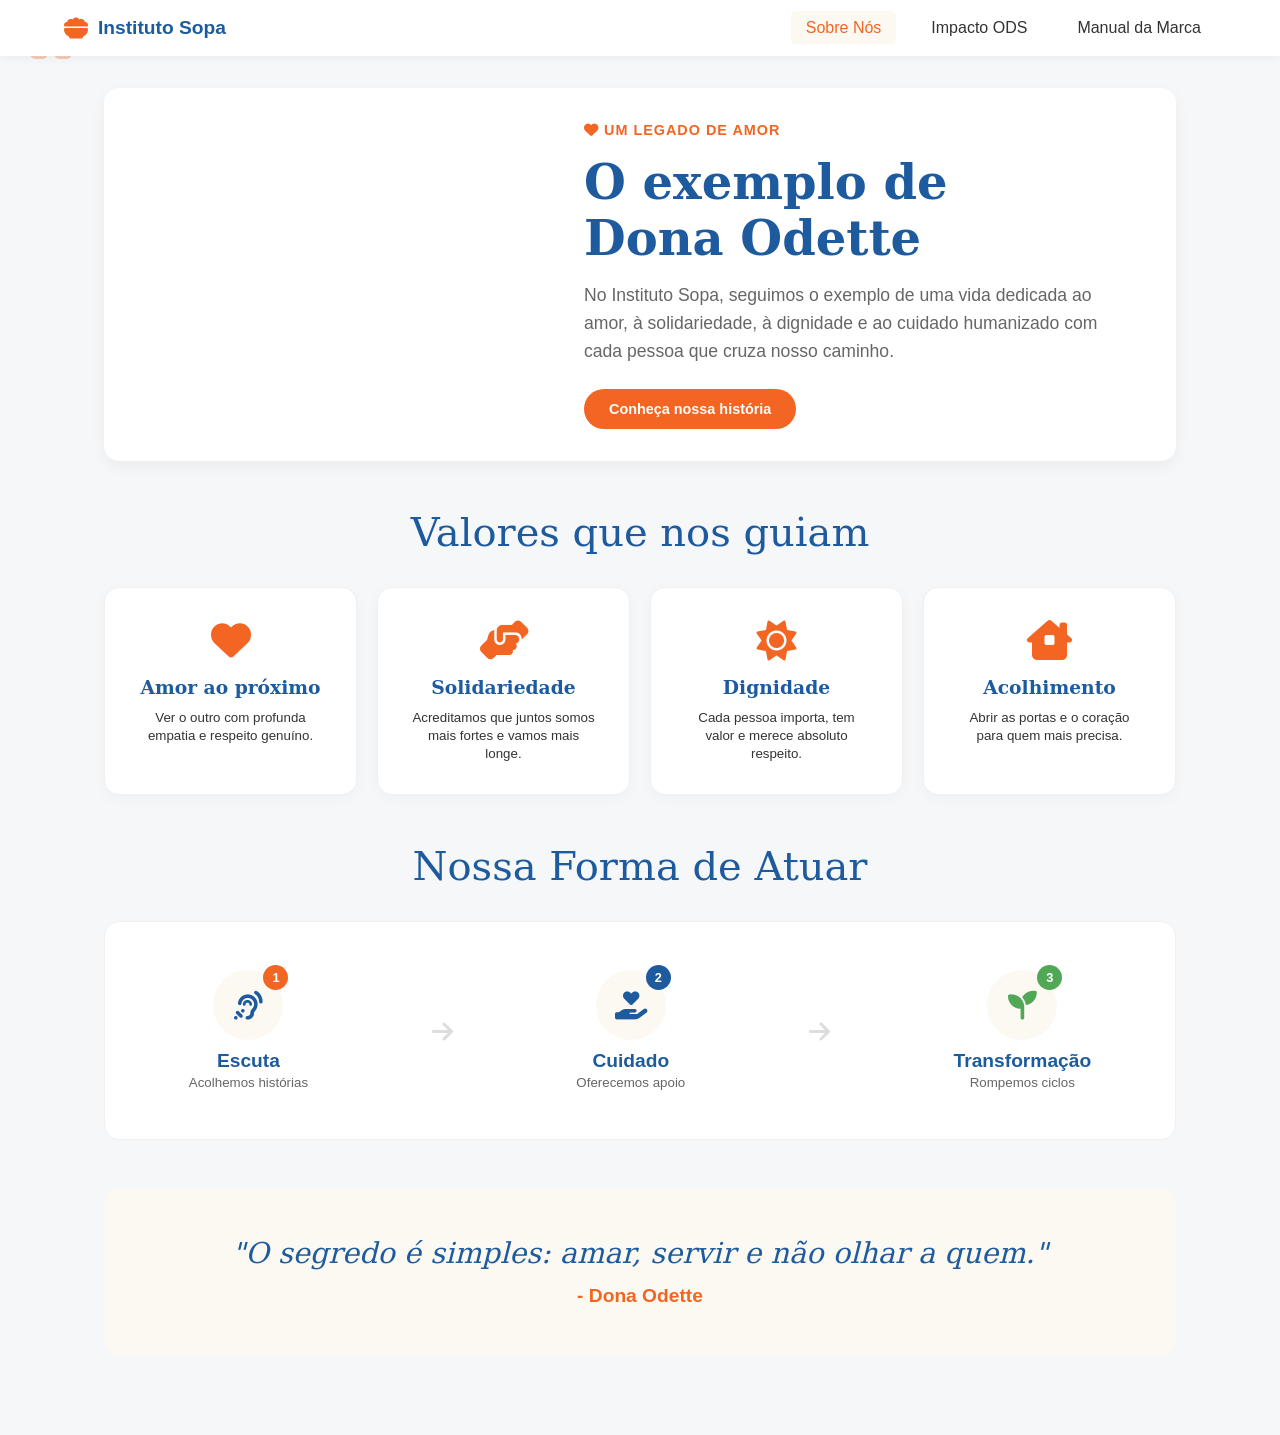
<file: gemini-code-1780787366528.html>
<!DOCTYPE html>
<html lang="pt-BR">
<head>
    <meta charset="UTF-8">
    <meta name="viewport" content="width=device-width, initial-scale=1.0">
    <title>Wireframe - Instituto Sopa Dona Odette</title>
    <link rel="stylesheet" href="https://cdnjs.cloudflare.com/ajax/libs/font-awesome/6.4.0/css/all.min.css">
    <style>
        :root {
            --laranja: #F26522;
            --azul-sopa: #1D5B9E;
            --azul-claro: #6AADE4;
            --creme: #FCF9F2;
            --verde: #50A756;
            --text-dark: #333;
            --text-light: #666;
            --bg-gray: #F5F7F9;
            --border-radius: 15px;
        }

        * {
            box-sizing: border-box;
            margin: 0;
            padding: 0;
            font-family: 'Georgia', 'serif';
        }
        
        body {
            background-color: var(--bg-gray);
            color: var(--text-dark);
        }

        p, button, small, strong, div.step div small, ul, li { 
            font-family: 'Arial', sans-serif; 
        }

        /* Navegação Global */
        header {
            background: white;
            padding: 1rem 5%;
            display: flex;
            justify-content: space-between;
            align-items: center;
            box-shadow: 0 2px 10px rgba(0,0,0,0.05);
            position: sticky;
            top: 0;
            z-index: 100;
        }

        .logo {
            font-weight: bold;
            font-size: 1.2rem;
            color: var(--azul-sopa);
            display: flex;
            align-items: center;
            gap: 10px;
            font-family: Arial, sans-serif;
        }

        .logo i {
            color: var(--laranja);
            font-size: 1.5rem;
        }

        nav ul {
            list-style: none;
            display: flex;
            gap: 20px;
        }

        nav a {
            text-decoration: none;
            color: var(--text-dark);
            font-weight: 500;
            cursor: pointer;
            padding: 8px 15px;
            border-radius: 5px;
            transition: 0.3s;
            font-family: Arial, sans-serif;
        }

        nav a:hover, nav a.active {
            color: var(--laranja);
            background: var(--creme);
        }

        /* Container das Páginas */
        .page {
            display: none;
            animation: fadeIn 0.4s ease;
            padding-bottom: 50px;
        }

        .page.active {
            display: block;
        }

        @keyframes fadeIn {
            from { opacity: 0; transform: translateY(10px); }
            to { opacity: 1; transform: translateY(0); }
        }

        /* Utilitários */
        .container {
            max-width: 1200px;
            margin: 0 auto;
            padding: 2rem 5%;
        }

        .section-title {
            text-align: center;
            margin-bottom: 2rem;
            color: var(--azul-sopa);
            font-size: 2.5rem;
            font-weight: normal;
        }

        .btn {
            padding: 12px 25px;
            border-radius: 25px;
            border: none;
            cursor: pointer;
            font-weight: bold;
            text-decoration: none;
            display: inline-block;
            font-size: 0.9rem;
            transition: transform 0.2s;
        }
        
        .btn:hover { transform: scale(1.05); }
        .btn-primary { background: var(--laranja); color: white; }
        .btn-secondary { background: var(--azul-sopa); color: white; }
        .btn-outline { background: transparent; border: 2px solid var(--laranja); color: var(--laranja); }
        .btn-white { background: white; color: var(--azul-sopa); }

        /* Ícones Padrão */
        .icon-large {
            font-size: 2.5rem;
            color: var(--laranja);
            margin-bottom: 1rem;
            display: block;
        }

        /* --- PÁGINA: SOBRE NÓS --- */
        .hero-sobre {
            display: flex;
            align-items: center;
            margin-bottom: 3rem;
            gap: 2rem;
            background: white;
            border-radius: var(--border-radius);
            overflow: hidden;
            box-shadow: 0 5px 15px rgba(0,0,0,0.05);
        }

        .hero-sobre-img {
            width: 400px;
            height: 350px;
            background-image: url('https://images.unsplash.com/photo-1593113565214-80afcb4a4771?ixlib=rb-4.0.3&auto=format&fit=crop&w=800&q=80');
            background-size: cover;
            background-position: center;
        }

        .hero-sobre-text {
            flex: 1;
            padding: 2rem 3rem;
        }

        .valores-grid {
            display: grid;
            grid-template-columns: repeat(auto-fit, minmax(220px, 1fr));
            gap: 20px;
            margin-bottom: 3rem;
        }

        .valor-card {
            background: white;
            padding: 2rem;
            border-radius: var(--border-radius);
            text-align: center;
            box-shadow: 0 4px 15px rgba(0,0,0,0.03);
            border: 1px solid #f0f0f0;
            transition: 0.3s;
        }
        
        .valor-card:hover { transform: translateY(-5px); box-shadow: 0 10px 20px rgba(0,0,0,0.08); }

        .processo {
            display: flex;
            justify-content: space-around;
            align-items: center;
            background: white;
            padding: 3rem 2rem;
            border-radius: var(--border-radius);
            margin-bottom: 3rem;
            flex-wrap: wrap;
            gap: 20px;
            border: 1px solid #f0f0f0;
        }

        .step {
            display: flex;
            flex-direction: column;
            align-items: center;
            text-align: center;
            gap: 10px;
        }

        .step-icon-wrapper {
            width: 70px;
            height: 70px;
            background: var(--creme);
            border-radius: 50%;
            display: flex;
            align-items: center;
            justify-content: center;
            font-size: 1.8rem;
            color: var(--azul-sopa);
            position: relative;
        }

        .step-num {
            position: absolute;
            top: -5px;
            right: -5px;
            width: 25px;
            height: 25px;
            background: var(--laranja);
            color: white;
            border-radius: 50%;
            display: flex;
            align-items: center;
            justify-content: center;
            font-weight: bold;
            font-size: 0.8rem;
            font-family: Arial, sans-serif;
        }

        .citacao {
            background: var(--creme);
            padding: 3rem;
            border-radius: var(--border-radius);
            text-align: center;
            font-style: italic;
            font-size: 1.8rem;
            color: var(--azul-sopa);
            margin-bottom: 3rem;
        }

        .cta-split {
            display: flex;
            border-radius: var(--border-radius);
            overflow: hidden;
            color: white;
        }

        .cta-half {
            flex: 1;
            padding: 3rem;
            display: flex;
            flex-direction: column;
            justify-content: center;
            align-items: flex-start;
            gap: 15px;
        }

        .cta-half.orange { background: var(--laranja); }
        .cta-half.blue { background: var(--azul-sopa); }

        /* --- PÁGINA: ODS --- */
        .hero-ods {
            background: white;
            display: flex;
            align-items: center;
            justify-content: space-between;
            border-radius: var(--border-radius);
            margin-bottom: 3rem;
            overflow: hidden;
            box-shadow: 0 5px 15px rgba(0,0,0,0.05);
        }

        .hero-ods-text { 
            flex: 1; 
            padding: 3rem;
        }
        
        .hero-ods-img {
            flex: 1;
            height: 100%;
            min-height: 400px;
            background-image: url('https://images.unsplash.com/photo-1488521787991-ed7bbaae773c?ixlib=rb-4.0.3&auto=format&fit=crop&w=800&q=80');
            background-size: cover;
            background-position: center;
        }

        .ods-grid {
            display: flex;
            justify-content: center;
            gap: 15px;
            flex-wrap: wrap;
            margin-bottom: 2rem;
        }

        .ods-card {
            width: 130px;
            height: 130px;
            background: white;
            border-radius: 10px;
            display: flex;
            flex-direction: column;
            align-items: center;
            justify-content: center;
            font-weight: bold;
            box-shadow: 0 2px 8px rgba(0,0,0,0.08);
            text-align: center;
            font-size: 0.85rem;
            padding: 15px;
            cursor: pointer;
            transition: 0.3s;
            border-top: 5px solid transparent;
        }

        .ods-card i {
            font-size: 1.5rem;
            margin-bottom: 8px;
        }

        .ods-card:hover, .ods-card.active {
            transform: translateY(-5px);
            box-shadow: 0 8px 20px rgba(0,0,0,0.15);
            background: #fafafc;
            border-top-color: inherit;
        }

        .ods-details-panel {
            background: white;
            padding: 2.5rem;
            border-radius: var(--border-radius);
            margin-bottom: 3rem;
            border: 1px solid #f0f0f0;
            display: none;
            animation: fadeInDetails 0.3s ease;
            box-shadow: 0 5px 15px rgba(0,0,0,0.05);
        }

        @keyframes fadeInDetails {
            from { opacity: 0; transform: translateY(-10px); }
            to { opacity: 1; transform: translateY(0); }
        }

        .atuacao-grid {
            display: grid;
            grid-template-columns: repeat(4, 1fr);
            gap: 20px;
            margin-bottom: 3rem;
        }

        .atuacao-item {
            background: white;
            padding: 2rem 1.5rem;
            border-radius: 10px;
            text-align: center;
            border: 1px solid #f0f0f0;
            box-shadow: 0 2px 8px rgba(0,0,0,0.03);
        }

        /* --- PÁGINA: MANUAL DA MARCA --- */
        .hero-manual {
            background: white;
            display: flex;
            align-items: center;
            border-radius: var(--border-radius);
            margin-bottom: 3rem;
            overflow: hidden;
            box-shadow: 0 5px 15px rgba(0,0,0,0.05);
        }

        .hero-manual-text {
            flex: 1;
            padding: 3rem;
        }

        .manual-mockup {
            flex: 1;
            height: 100%;
            min-height: 400px;
            background-image: url('https://images.unsplash.com/photo-1626785774573-4b799315345d?ixlib=rb-4.0.3&auto=format&fit=crop&w=800&q=80');
            background-size: cover;
            background-position: center;
        }

        .manual-cards {
            display: grid;
            grid-template-columns: 1fr 1fr;
            gap: 20px;
            margin-bottom: 3rem;
        }

        .card-manual {
            background: white;
            padding: 2.5rem;
            border-radius: var(--border-radius);
            box-shadow: 0 5px 15px rgba(0,0,0,0.05);
            border: 1px solid #f0f0f0;
        }

        .paleta {
            display: flex;
            gap: 15px;
            margin-top: 1.5rem;
        }

        .cor {
            width: 70px;
            height: 70px;
            border-radius: 10px;
            box-shadow: 0 2px 5px rgba(0,0,0,0.1);
        }

        .essencia-grid {
            display: flex;
            justify-content: space-around;
            text-align: center;
            margin-top: 1.5rem;
        }

        .footer-manual {
            background: var(--creme);
            padding: 2rem 3rem;
            border-radius: var(--border-radius);
            display: flex;
            justify-content: space-between;
            align-items: center;
            border: 1px solid #e8e5de;
        }
    </style>
</head>
<body>

    <header>
        <div class="logo">
            <i class="fa-solid fa-bowl-food"></i>
            Instituto Sopa
        </div>
        <nav>
            <ul>
                <li><a onclick="showPage('sobre')" id="link-sobre" class="active">Sobre Nós</a></li>
                <li><a onclick="showPage('ods')" id="link-ods">Impacto ODS</a></li>
                <li><a onclick="showPage('manual')" id="link-manual">Manual da Marca</a></li>
            </ul>
        </nav>
    </header>

    <div id="sobre" class="page active container">
        <div class="hero-sobre">
            <div class="hero-sobre-img"></div>
            <div class="hero-sobre-text">
                <span style="color: var(--laranja); font-weight: bold; font-family: Arial; font-size: 0.9rem; text-transform: uppercase; letter-spacing: 1px;"><i class="fa-solid fa-heart"></i> Um Legado de Amor</span>
                <h1 style="color: var(--azul-sopa); font-size: 3rem; margin: 15px 0;">O exemplo de<br>Dona Odette</h1>
                <p style="color: var(--text-light); font-size: 1.1rem; line-height: 1.6; margin-bottom: 1.5rem;">No Instituto Sopa, seguimos o exemplo de uma vida dedicada ao amor, à solidariedade, à dignidade e ao cuidado humanizado com cada pessoa que cruza nosso caminho.</p>
                <button class="btn btn-primary">Conheça nossa história</button>
            </div>
        </div>

        <h2 class="section-title">Valores que nos guiam</h2>

        <div class="valores-grid">
            <div class="valor-card">
                <i class="fa-solid fa-heart icon-large"></i>
                <h3 style="margin-bottom: 10px; color: var(--azul-sopa);">Amor ao próximo</h3>
                <p><small>Ver o outro com profunda empatia e respeito genuíno.</small></p>
            </div>
            <div class="valor-card">
                <i class="fa-solid fa-handshake-angle icon-large"></i>
                <h3 style="margin-bottom: 10px; color: var(--azul-sopa);">Solidariedade</h3>
                <p><small>Acreditamos que juntos somos mais fortes e vamos mais longe.</small></p>
            </div>
            <div class="valor-card">
                <i class="fa-solid fa-sun icon-large"></i>
                <h3 style="margin-bottom: 10px; color: var(--azul-sopa);">Dignidade</h3>
                <p><small>Cada pessoa importa, tem valor e merece absoluto respeito.</small></p>
            </div>
            <div class="valor-card">
                <i class="fa-solid fa-house-chimney-window icon-large"></i>
                <h3 style="margin-bottom: 10px; color: var(--azul-sopa);">Acolhimento</h3>
                <p><small>Abrir as portas e o coração para quem mais precisa.</small></p>
            </div>
        </div>

        <h2 class="section-title">Nossa Forma de Atuar</h2>
        <div class="processo">
            <div class="step">
                <div class="step-icon-wrapper">
                    <i class="fa-solid fa-ear-listen"></i>
                    <div class="step-num">1</div>
                </div>
                <div>
                    <strong style="font-size: 1.2rem; color: var(--azul-sopa);">Escuta</strong>
                    <br><small style="color: var(--text-light);">Acolhemos histórias</small>
                </div>
            </div>
            <i class="fa-solid fa-arrow-right" style="color: #ddd; font-size: 1.5rem;"></i>
            <div class="step">
                <div class="step-icon-wrapper">
                    <i class="fa-solid fa-hand-holding-heart"></i>
                    <div class="step-num" style="background: var(--azul-sopa);">2</div>
                </div>
                <div>
                    <strong style="font-size: 1.2rem; color: var(--azul-sopa);">Cuidado</strong>
                    <br><small style="color: var(--text-light);">Oferecemos apoio</small>
                </div>
            </div>
            <i class="fa-solid fa-arrow-right" style="color: #ddd; font-size: 1.5rem;"></i>
            <div class="step">
                <div class="step-icon-wrapper">
                    <i class="fa-solid fa-seedling" style="color: var(--verde);"></i>
                    <div class="step-num" style="background: var(--verde);">3</div>
                </div>
                <div>
                    <strong style="font-size: 1.2rem; color: var(--azul-sopa);">Transformação</strong>
                    <br><small style="color: var(--text-light);">Rompemos ciclos</small>
                </div>
            </div>
        </div>

        <div class="citacao">
            <i class="fa-solid fa-quote-left" style="color: var(--laranja); opacity: 0.3; font-size: 3rem; position: absolute; top: 20px; left: 30px;"></i>
            "O segredo é simples: amar, servir e não olhar a quem."<br>
            <small style="color: var(--laranja); font-size: 1.2rem; font-style: normal; font-weight: bold; font-family: Arial; display: block; margin-top: 15px;">- Dona Odette</small>
        </div>
    </div>

    <div id="ods" class="page container">
        <div class="hero-ods">
            <div class="hero-ods-text">
                <span style="color: var(--laranja); font-weight: bold; font-family: Arial; font-size: 0.9rem; text-transform: uppercase; letter-spacing: 1px;"><i class="fa-solid fa-globe"></i> Desenvolvimento Sustentável</span>
                <h1 style="color: var(--azul-sopa); font-size: 3.5rem; margin: 15px 0;">ODS e<br>Agenda 2030</h1>
                <p style="margin-bottom: 2rem; color: var(--text-light); font-size: 1.1rem; line-height: 1.6;">O Instituto SOPA atua todos os dias para promover o desenvolvimento sustentável em Mogi das Cruzes, alinhado às metas globais da ONU.</p>
                <div style="display: flex; gap: 15px;">
                    <button class="btn btn-primary">Apoiar Causa</button>
                    <button class="btn btn-outline" style="border-color: var(--azul-sopa); color: var(--azul-sopa);">Ver Relatório</button>
                </div>
            </div>
            <div class="hero-ods-img"></div>
        </div>

        <h2 class="section-title">Objetivos Globais (Clique para expandir)</h2>
        
        <div class="ods-grid">
            <div class="ods-card" style="color: #E5243B; border-top-color: #E5243B;" onclick="showODSDetails(1)">
                <i class="fa-solid fa-people-group"></i>
                1<br><small>Erradicação da Pobreza</small>
            </div>
            <div class="ods-card" style="color: #DDA63A; border-top-color: #DDA63A;" onclick="showODSDetails(2)">
                <i class="fa-solid fa-wheat-awn"></i>
                2<br><small>Fome Zero</small>
            </div>
            <div class="ods-card" style="color: #4C9F38; border-top-color: #4C9F38;" onclick="showODSDetails(3)">
                <i class="fa-solid fa-heart-pulse"></i>
                3<br><small>Saúde e Bem-Estar</small>
            </div>
            <div class="ods-card" style="color: #DD1367; border-top-color: #DD1367;" onclick="showODSDetails(10)">
                <i class="fa-solid fa-scale-balanced"></i>
                10<br><small>Redução das Desigualdades</small>
            </div>
            <div class="ods-card" style="color: #FD6925; border-top-color: #FD6925;" onclick="showODSDetails(11)">
                <i class="fa-solid fa-city"></i>
                11<br><small>Cidades Sustentáveis</small>
            </div>
            <div class="ods-card" style="color: #19486A; border-top-color: #19486A;" onclick="showODSDetails(17)">
                <i class="fa-solid fa-handshake"></i>
                17<br><small>Parcerias</small>
            </div>
        </div>

        <div id="ods-details-panel" class="ods-details-panel">
            <div style="display: flex; align-items: center; gap: 20px; margin-bottom: 1.5rem;">
                <div id="ods-icon-display" style="width: 60px; height: 60px; border-radius: 10px; display: flex; align-items: center; justify-content: center; font-size: 2rem; color: white;"></div>
                <h3 id="ods-title" style="color: var(--azul-sopa); flex: 1; font-size: 1.8rem;"></h3>
                <button onclick="closeODSDetails()" class="btn btn-outline" style="padding: 8px 15px; border-radius: 5px; font-size: 0.9rem;"><i class="fa-solid fa-xmark"></i> Fechar</button>
            </div>
            <p id="ods-description" style="color: var(--text-light); margin-bottom: 1.5rem; line-height: 1.6; font-size: 1.1rem;"></p>
            <div style="background: var(--bg-gray); padding: 1.5rem; border-radius: 10px;">
                <strong style="color: var(--laranja); font-size: 1.1rem; display: block; margin-bottom: 10px;"><i class="fa-solid fa-bullseye"></i> Nossa Ação Prática:</strong>
                <ul id="ods-actions" style="margin-left: 25px; color: var(--text-dark); line-height: 1.8;"></ul>
            </div>
        </div>

        <h2 class="section-title" style="margin-top: 4rem;">Nossas Frentes de Atuação</h2>
        <div class="atuacao-grid">
            <div class="atuacao-item">
                <i class="fa-solid fa-bowl-rice icon-large"></i>
                <h4 style="color: var(--azul-sopa); margin-bottom: 10px;">Ajuda Alimentar</h4>
                <p><small style="color: var(--text-light);">Distribuímos sopa quente e cestas básicas semanalmente.</small></p>
            </div>
            <div class="atuacao-item">
                <i class="fa-solid fa-hands-holding-child icon-large"></i>
                <h4 style="color: var(--azul-sopa); margin-bottom: 10px;">Acolhimento</h4>
                <p><small style="color: var(--text-light);">Oferecemos escuta ativa, suporte psicológico e social.</small></p>
            </div>
            <div class="atuacao-item">
                <i class="fa-solid fa-handshake icon-large"></i>
                <h4 style="color: var(--azul-sopa); margin-bottom: 10px;">Parcerias</h4>
                <p><small style="color: var(--text-light);">Conectamos empresas locais com a necessidade da comunidade.</small></p>
            </div>
            <div class="atuacao-item">
                <i class="fa-solid fa-users icon-large"></i>
                <h4 style="color: var(--azul-sopa); margin-bottom: 10px;">Voluntariado</h4>
                <p><small style="color: var(--text-light);">Mobilizamos cidadãos para doar tempo e talento.</small></p>
            </div>
        </div>
    </div>

    <div id="manual" class="page container">
        <div class="hero-manual">
            <div class="hero-manual-text">
                <span style="color: var(--laranja); font-weight: bold; font-family: Arial; font-size: 0.9rem; text-transform: uppercase; letter-spacing: 1px;"><i class="fa-solid fa-swatchbook"></i> Nossa Identidade</span>
                <h1 style="color: var(--azul-sopa); font-size: 3.5rem; margin: 15px 0;">Manual<br>da Marca</h1>
                <p style="margin-bottom: 2rem; color: var(--text-light); font-size: 1.1rem; line-height: 1.6;">Nosso guia definitivo para manter uma comunicação visual e verbal consistente, autêntica e perfeitamente alinhada com o propósito social do Instituto Sopa.</p>
                <button class="btn btn-secondary"><i class="fa-solid fa-book-open"></i> Ver Diretrizes Online</button>
            </div>
            <div class="manual-mockup"></div>
        </div>

        <div class="manual-cards">
            <div class="card-manual">
                <h3 style="color: var(--azul-sopa); margin-bottom: 15px; font-size: 1.5rem;"><i class="fa-solid fa-palette" style="color: var(--laranja);"></i> Cores Institucionais</h3>
                <p style="color: var(--text-light); font-family: Arial;">A paleta reflete calor, esperança e confiança.</p>
                <div class="paleta">
                    <div class="cor" style="background: var(--laranja);" title="Laranja Principal"></div>
                    <div class="cor" style="background: var(--azul-sopa);" title="Azul Sopa"></div>
                    <div class="cor" style="background: var(--azul-claro);" title="Azul Claro"></div>
                    <div class="cor" style="background: var(--creme); border: 1px solid #ddd;" title="Creme"></div>
                    <div class="cor" style="background: var(--verde);" title="Verde Sustentável"></div>
                </div>
            </div>
            <div class="card-manual">
                <h3 style="color: var(--azul-sopa); margin-bottom: 15px; font-size: 1.5rem;"><i class="fa-solid fa-star" style="color: var(--laranja);"></i> Pilares Visuais</h3>
                <div class="essencia-grid">
                    <div>
                        <i class="fa-solid fa-compass icon-large"></i>
                        <strong style="display: block; margin-bottom: 5px;">Símbolo</strong>
                        <p><small style="color: var(--text-light);">Acolhimento</small></p>
                    </div>
                    <div>
                        <i class="fa-solid fa-font icon-large" style="color: var(--azul-sopa);"></i>
                        <strong style="display: block; margin-bottom: 5px;">Tipografia</strong>
                        <p><small style="color: var(--text-light);">Clara e Amigável</small></p>
                    </div>
                    <div>
                        <i class="fa-solid fa-comment-dots icon-large"></i>
                        <strong style="display: block; margin-bottom: 5px;">Voz</strong>
                        <p><small style="color: var(--text-light);">Humana e Esperançosa</small></p>
                    </div>
                </div>
            </div>
        </div>

        <div class="footer-manual">
            <div style="display: flex; align-items: center; gap: 20px;">
                <div style="width: 70px; height: 70px; background: white; border-radius: 50%; display: flex; align-items: center; justify-content: center; font-size: 2.5rem; color: var(--laranja); box-shadow: 0 5px 15px rgba(0,0,0,0.05);">
                    <i class="fa-solid fa-download"></i>
                </div>
                <div>
                    <h3 style="color: var(--azul-sopa); font-size: 1.5rem; margin-bottom: 5px;">Precisa aplicar nossa marca?</h3>
                    <p style="color: var(--text-light); font-family: Arial;">Faça o download do PDF completo com as regras de uso.</p>
                </div>
            </div>
            <button class="btn btn-primary" style="padding: 15px 30px; font-size: 1.1rem;"><i class="fa-solid fa-file-pdf"></i> Baixar Manual PDF</button>
        </div>
    </div>

    <script>
        function showPage(pageId) {
            // Ocultar todas as páginas
            document.querySelectorAll('.page').forEach(page => {
                page.classList.remove('active');
            });
            
            // Atualizar menu
            document.querySelectorAll('nav a').forEach(link => {
                link.classList.remove('active');
            });

            // Ativar selecionada
            document.getElementById(pageId).classList.add('active');
            document.getElementById('link-' + pageId).classList.add('active');
            
            window.scrollTo({ top: 0, behavior: 'smooth' });
            if (pageId === 'ods') { closeODSDetails(); }
        }

        // Banco de Dados ODS
        const odsContent = {
            1: { title: "Erradicação da Pobreza", color: "#E5243B", icon: "fa-people-group", description: "O objetivo é acabar com a pobreza em todas as suas formas. O Instituto Sopa atua diretamente na base da pirâmide garantindo dignidade mínima.", actions: ["Distribuição semanal de alimentos.", "Doação de roupas e itens de higiene.", "Encaminhamento para assistência social do município."] },
            2: { title: "Fome Zero", color: "#DDA63A", icon: "fa-wheat-awn", description: "Visa acabar com a fome, alcançar a segurança alimentar e melhoria da nutrição. Este é o coração e a origem do Instituto Sopa.", actions: ["Preparo e entrega de centenas de litros de sopa nutritiva.", "Montagem e distribuição de cestas básicas.", "Aproveitamento integral de alimentos doados."] },
            3: { title: "Saúde e Bem-Estar", color: "#4C9F38", icon: "fa-heart-pulse", description: "Garantir vida saudável e promover bem-estar para todos. Acreditamos que a alimentação adequada é o primeiro passo para a saúde física e mental.", actions: ["Nutrição adequada para fortalecimento imunológico.", "Acolhimento psicológico básico por voluntários.", "Rodas de conversa para promoção de bem-estar emocional."] },
            10: { title: "Redução das Desigualdades", color: "#DD1367", icon: "fa-scale-balanced", description: "Reduzir a desigualdade dentro da sociedade. Nosso acolhimento foca na inclusão social de populações marginalizadas.", actions: ["Atendimento sem distinção ou julgamento.", "Promoção de eventos de integração na comunidade.", "Projetos de capacitação para geração de renda."] },
            11: { title: "Cidades Sustentáveis", color: "#FD6925", icon: "fa-city", description: "Tornar as cidades e os assentamentos humanos inclusivos, seguros, resilientes e sustentáveis.", actions: ["Fortalecimento do senso de comunidade em Mogi das Cruzes.", "Apoio em situações de vulnerabilidade climática (ex: campanhas de inverno).", "Zeladoria comunitária e campanhas de conscientização local."] },
            17: { title: "Parcerias", color: "#19486A", icon: "fa-handshake", description: "Fortalecer os meios de implementação e revitalizar a parceria global para o desenvolvimento sustentável. Ninguém faz nada sozinho.", actions: ["Parceria com supermercados e produtores locais.", "Engajamento de empresas patrocinadoras.", "Trabalho em rede com outras ONGs da região."] }
        };

        function showODSDetails(odsNumber) {
            const panel = document.getElementById('ods-details-panel');
            const data = odsContent[odsNumber];
            
            // Aplicar Dados
            document.getElementById('ods-title').textContent = data.title;
            document.getElementById('ods-description').textContent = data.description;
            
            const iconDisplay = document.getElementById('ods-icon-display');
            iconDisplay.style.backgroundColor = data.color;
            iconDisplay.innerHTML = `<i class="fa-solid ${data.icon}"></i>`;
            
            // Renderizar Lista de Ações
            const actionsList = document.getElementById('ods-actions');
            actionsList.innerHTML = '';
            data.actions.forEach(action => {
                actionsList.innerHTML += `<li>${action}</li>`;
            });
            
            // Destacar o card clicado
            document.querySelectorAll('.ods-card').forEach(card => card.classList.remove('active'));
            event.currentTarget.classList.add('active');
            event.currentTarget.style.borderTopColor = data.color;

            // Mostrar e rolar a tela
            panel.style.display = 'block';
            setTimeout(() => {
                panel.scrollIntoView({ behavior: 'smooth', block: 'center' });
            }, 100);
        }

        function closeODSDetails() {
            document.getElementById('ods-details-panel').style.display = 'none';
            document.querySelectorAll('.ods-card').forEach(card => {
                card.classList.remove('active');
                card.style.borderTopColor = 'transparent';
            });
        }
    </script>
</body>
</html>
</file>
